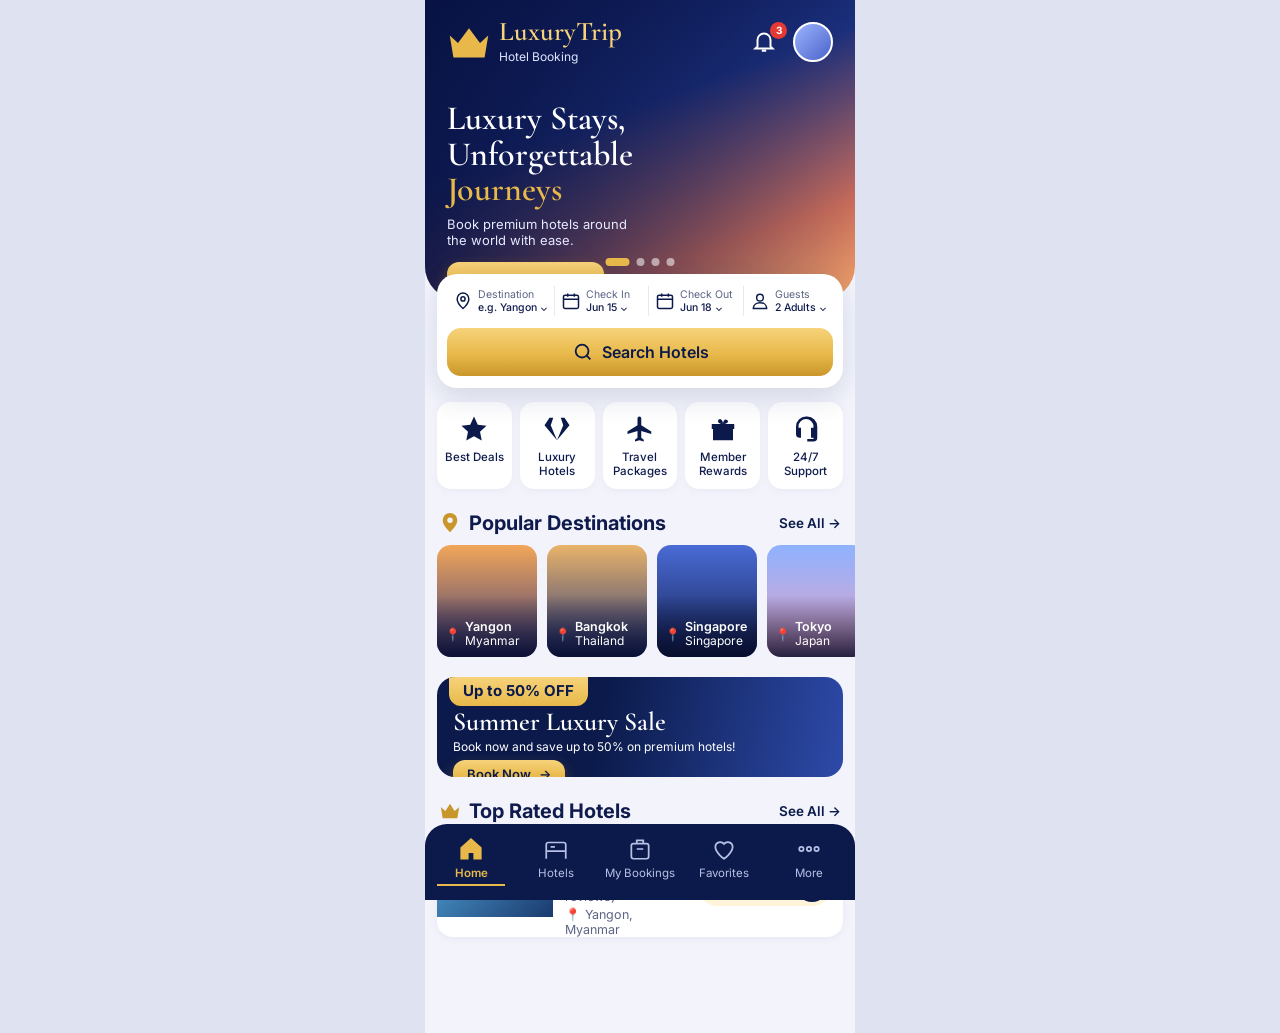
<file: index.html>
<!DOCTYPE html>
<html lang="en">
<head>
<meta charset="UTF-8">
<meta name="viewport" content="width=device-width, initial-scale=1, viewport-fit=cover">
<title>LuxuryTrip – Hotel Booking</title>
<link href="https://fonts.googleapis.com/css2?family=Cormorant+Garamond:wght@500;600;700&family=Inter:wght@400;500;600;700&display=swap" rel="stylesheet">
<style>
:root{
  --navy:#0b1a4a; --navy-2:#13296b; --gold:#e8b94a; --gold-2:#f6d27a; --gold-3:#c9962b;
  --bg:#f3f4fb; --card:#fff; --text:#0f1b4d; --muted:#5b6485;
  /* ====== Replace these with your own image paths ====== */
  --img-hero:none; --img-yangon:none; --img-bangkok:none; --img-singapore:none; --img-tokyo:none; --img-sale:none; --img-hotel:none;
}
*{box-sizing:border-box;margin:0;padding:0}
body{font-family:'Inter',system-ui,sans-serif;background:#dfe2f0;color:var(--text);display:flex;justify-content:center}
.app{width:100%;max-width:430px;min-height:100vh;background:var(--bg);position:relative;padding-bottom:96px;overflow:hidden}
button{font:inherit;border:0;cursor:pointer;background:none;color:inherit}
.serif{font-family:'Cormorant Garamond',Georgia,serif}

/* HERO */
.hero{position:relative;height:300px;padding:calc(env(safe-area-inset-top,0px) + 18px) 22px 0;color:#fff;border-radius:0 0 34px 34px;
  background:var(--img-hero),linear-gradient(160deg,#0a1650 0%,#1b2f7c 40%,#c76b5a 78%,#f0a56a 100%);background-size:cover;background-position:right center}
.hero::before{content:"";position:absolute;inset:0;border-radius:inherit;background:linear-gradient(90deg,rgba(8,18,66,.85) 0%,rgba(8,18,66,.35) 60%,transparent 100%)}
.hero>*{position:relative}
.topbar{display:flex;align-items:center;justify-content:space-between}
.logo{display:flex;align-items:center;gap:8px}
.logo svg{width:44px;height:36px}
.logo b{display:block;font-family:'Cormorant Garamond',serif;font-size:27px;line-height:1;color:var(--gold-2);font-weight:600}
.logo small{font-size:12px;color:#dfe5ff}
.top-right{display:flex;align-items:center;gap:14px}
.bell{position:relative;width:28px;height:28px}
.bell svg{width:26px;height:26px}
.bell i{position:absolute;top:-6px;right:-8px;background:#e53935;color:#fff;font:700 10px/16px Inter;width:17px;height:17px;border-radius:50%;text-align:center}
.avatar{width:40px;height:40px;border-radius:50%;border:2px solid #fff;background:linear-gradient(135deg,#9db4ff,#4a63c9)}
.hero h1{font-family:'Cormorant Garamond',serif;font-weight:600;font-size:34px;line-height:1.05;margin-top:36px;max-width:210px}
.hero h1 span{color:var(--gold)}
.hero p{font-size:13px;margin-top:8px;max-width:190px;color:#e6eaff}
.btn-gold{display:inline-flex;align-items:center;gap:8px;margin-top:14px;padding:10px 18px;border-radius:12px;font-weight:600;font-size:14px;color:var(--navy);
  background:linear-gradient(180deg,var(--gold-2),var(--gold) 60%,var(--gold-3));box-shadow:0 6px 14px rgba(201,150,43,.35)}
.dots{position:absolute;left:50%;bottom:34px;transform:translateX(-50%);display:flex;gap:7px}
.dots i{width:8px;height:8px;border-radius:50%;background:rgba(255,255,255,.55)}
.dots i.on{background:var(--gold);width:24px;border-radius:6px}

/* SEARCH */
.search{position:relative;margin:-26px 12px 0;background:#fff;border-radius:20px;padding:12px 10px 12px;box-shadow:0 10px 28px rgba(20,35,100,.14)}
.fields{display:grid;grid-template-columns:1.15fr 1fr 1fr .95fr;align-items:center}
.f{display:flex;gap:5px;align-items:center;padding:2px 6px;border-right:1px solid #e6e8f2;min-width:0}
.f:last-child{border:0}
.f svg{width:20px;height:20px;flex:none;stroke:var(--navy);fill:none;stroke-width:1.8}
.f small{display:block;font-size:10.5px;color:var(--muted)}
.f b{display:block;font-size:10.5px;font-weight:500;white-space:nowrap}
.f b::after{content:" ⌄";font-size:10px}
.search .btn-search{width:100%;margin-top:12px;padding:13px;border-radius:14px;font-weight:600;font-size:16px;color:var(--navy);display:flex;gap:8px;justify-content:center;align-items:center;
  background:linear-gradient(180deg,var(--gold-2),var(--gold) 55%,var(--gold-3))}

/* QUICK */
.quick{display:grid;grid-template-columns:repeat(5,1fr);gap:8px;margin:14px 12px 0}
.q{background:#fff;border-radius:14px;padding:12px 2px 10px;text-align:center;font-size:11.5px;font-weight:500;line-height:1.25;box-shadow:0 2px 8px rgba(20,35,100,.05)}
.q svg{width:30px;height:30px;display:block;margin:0 auto 6px;fill:var(--navy)}

/* SECTIONS */
.sec{display:flex;align-items:center;justify-content:space-between;margin:22px 14px 10px}
.sec h2{display:flex;align-items:center;gap:8px;font-size:20px;font-weight:700}
.sec h2 svg{width:22px;height:22px;fill:var(--gold-3)}
.sec a{font-size:13.5px;font-weight:600;color:var(--navy);text-decoration:none}
.dest{display:flex;gap:10px;padding:0 12px;overflow-x:auto;scrollbar-width:none}
.dest::-webkit-scrollbar{display:none}
.d{flex:none;width:100px;height:112px;border-radius:14px;position:relative;color:#fff;overflow:hidden;background-size:cover;background-position:center}
.d::after{content:"";position:absolute;inset:0;background:linear-gradient(transparent 45%,rgba(5,10,40,.85))}
.d div{position:absolute;left:8px;bottom:8px;z-index:1;font-size:12.5px;font-weight:600;line-height:1.2;display:flex;gap:4px;align-items:center}
.d small{display:block;font-weight:400;font-size:12px}
.d:nth-child(1){background-image:var(--img-yangon),linear-gradient(180deg,#f2a65a,#3b3a7a)}
.d:nth-child(2){background-image:var(--img-bangkok),linear-gradient(180deg,#e9b36a,#24357a)}
.d:nth-child(3){background-image:var(--img-singapore),linear-gradient(180deg,#4a6bd6,#14214f)}
.d:nth-child(4){background-image:var(--img-tokyo),linear-gradient(180deg,#8fb2ff,#e7a3c4)}

/* SALE */
.sale{position:relative;margin:20px 12px 0;height:100px;border-radius:18px;color:#fff;padding:26px 16px 0;overflow:hidden;
  background:var(--img-sale),linear-gradient(100deg,#0b1a4a 40%,#2d4aa8 100%);background-size:cover}
.sale .tag{position:absolute;left:12px;top:0;background:linear-gradient(180deg,var(--gold-2),var(--gold));color:var(--navy);font-weight:700;font-size:15px;padding:4px 14px 6px;border-radius:0 0 12px 12px}
.sale h3{font-family:'Cormorant Garamond',serif;font-size:26px;font-weight:600;margin-top:6px;line-height:1}
.sale p{font-size:12px;margin-top:4px}
.sale .btn-gold{margin-top:6px;padding:6px 14px;font-size:13px}

/* HOTEL */
.hotel{display:flex;gap:12px;margin:0 12px;background:#fff;border-radius:16px;padding:0 10px 0 0;align-items:center;overflow:hidden;box-shadow:0 2px 10px rgba(20,35,100,.06)}
.hotel .pic{width:116px;height:64px;flex:none;background:var(--img-hotel),linear-gradient(135deg,#4d9ed1,#1a3a6e);background-size:cover}
.hotel .info{flex:1;min-width:0}
.hotel h4{font-size:15px;font-weight:600}
.hotel .r,.hotel .l{font-size:12.5px;color:var(--muted);margin-top:3px}
.hotel .r b{color:var(--text);font-weight:500}
.hotel .r em{color:var(--gold-3);font-style:normal}
.price{display:flex;align-items:center;gap:8px;background:#fff4d9;border-radius:30px;padding:4px 4px 4px 12px;font-size:12px;color:var(--muted)}
.price b{font-size:17px;color:var(--text)}
.price i{width:34px;height:34px;border-radius:50%;background:var(--navy);color:#fff;display:grid;place-items:center;font-style:normal}

/* NAV */
.nav{position:fixed;bottom:0;left:50%;transform:translateX(-50%);width:100%;max-width:430px;background:var(--navy);border-radius:22px 22px 0 0;display:grid;grid-template-columns:repeat(5,1fr);padding:12px 4px calc(env(safe-area-inset-bottom,0px) + 14px)}
.nav a{display:flex;flex-direction:column;align-items:center;gap:4px;font-size:11.5px;color:#b8c0e6;text-decoration:none;padding-bottom:4px}
.nav a svg{width:26px;height:26px;fill:none;stroke:currentColor;stroke-width:1.6}
.nav a.on{color:var(--gold);border-bottom:2px solid var(--gold);margin:0 8px;font-weight:600}
.nav a.on svg{fill:var(--gold)}
@media (prefers-reduced-motion:no-preference){button,.q,.d{transition:transform .15s}button:active,.q:active,.d:active{transform:scale(.97)}}
</style>
</head>
<body>
<div class="app">

  <!-- HERO -->
  <header class="hero">
    <div class="topbar">
      <div class="logo">
        <svg viewBox="0 0 48 38" fill="#e8b94a"><path d="M3 12l9 8 12-16 12 16 9-8-4 24H7z"/></svg>
        <div><b>LuxuryTrip</b><small>Hotel Booking</small></div>
      </div>
      <div class="top-right">
        <div class="bell">
          <svg viewBox="0 0 24 24" fill="none" stroke="#fff" stroke-width="1.8"><path d="M6 17V11a6 6 0 1112 0v6l2 2H4zM10 21h4"/></svg>
          <i>3</i>
        </div>
        <div class="avatar"></div>
      </div>
    </div>
    <h1>Luxury Stays, Unforgettable <span>Journeys</span></h1>
    <p>Book premium hotels around the world with ease.</p>
    <button class="btn-gold">Explore Hotels <span>→</span></button>
    <div class="dots"><i class="on"></i><i></i><i></i><i></i></div>
  </header>

  <!-- SEARCH -->
  <section class="search">
    <div class="fields">
      <div class="f"><svg viewBox="0 0 24 24"><path d="M12 21s7-6.2 7-11.5A7 7 0 005 9.5C5 14.8 12 21 12 21z"/><circle cx="12" cy="9.5" r="2.5"/></svg><div><small>Destination</small><b>e.g. Yangon</b></div></div>
      <div class="f"><svg viewBox="0 0 24 24"><rect x="3" y="5" width="18" height="16" rx="2"/><path d="M3 10h18M8 3v4M16 3v4"/></svg><div><small>Check In</small><b>Jun 15</b></div></div>
      <div class="f"><svg viewBox="0 0 24 24"><rect x="3" y="5" width="18" height="16" rx="2"/><path d="M3 10h18M8 3v4M16 3v4"/></svg><div><small>Check Out</small><b>Jun 18</b></div></div>
      <div class="f"><svg viewBox="0 0 24 24"><circle cx="12" cy="8" r="4"/><path d="M4 21c0-4.4 3.6-7 8-7s8 2.6 8 7z"/></svg><div><small>Guests</small><b>2 Adults</b></div></div>
    </div>
    <button class="btn-search"><svg width="22" height="22" viewBox="0 0 24 24" fill="none" stroke="#0b1a4a" stroke-width="2"><circle cx="11" cy="11" r="7"/><path d="M20 20l-4-4"/></svg>Search Hotels</button>
  </section>

  <!-- QUICK LINKS -->
  <nav class="quick">
    <div class="q"><svg viewBox="0 0 24 24"><path d="M12 2l3 6.5 7 .9-5.2 4.8 1.4 7L12 17.8 5.8 21.2l1.4-7L2 9.4l7-.9z"/></svg>Best Deals</div>
    <div class="q"><svg viewBox="0 0 24 24"><path d="M6 3h12l4 6-10 12L2 9zM2 9h20M9 3l-2 6 5 12 5-12-2-6"  fill-rule="evenodd"/></svg>Luxury Hotels</div>
    <div class="q"><svg viewBox="0 0 24 24"><path d="M21 16v-2l-8-5V3.5a1.5 1.5 0 00-3 0V9l-8 5v2l8-2.5V19l-2 1.5V22l3.5-1 3.5 1v-1.5L13 19v-5.5z"/></svg>Travel Packages</div>
    <div class="q"><svg viewBox="0 0 24 24"><path d="M3 8h18v4H3zM4 12h16v9H4zM12 8v13M12 8C9 8 7 6 8.5 4.5S12 5 12 8c0-3 2-4.5 3.5-3S15 8 12 8z" fill-rule="evenodd"/></svg>Member Rewards</div>
    <div class="q"><svg viewBox="0 0 24 24"><path d="M12 2a8 8 0 00-8 8v6a3 3 0 003 3h1v-8H6v-1a6 6 0 1112 0v1h-2v8h2v1h-5v2h5a3 3 0 003-3V10a8 8 0 00-8-8z"/></svg>24/7 Support</div>
  </nav>

  <!-- POPULAR DESTINATIONS -->
  <div class="sec"><h2><svg viewBox="0 0 24 24"><path d="M12 22s8-7 8-13a8 8 0 00-16 0c0 6 8 13 8 13zm0-10a3 3 0 110-6 3 3 0 010 6z"/></svg>Popular Destinations</h2><a href="#">See All →</a></div>
  <div class="dest">
    <div class="d"><div>📍<span>Yangon<small>Myanmar</small></span></div></div>
    <div class="d"><div>📍<span>Bangkok<small>Thailand</small></span></div></div>
    <div class="d"><div>📍<span>Singapore<small>Singapore</small></span></div></div>
    <div class="d"><div>📍<span>Tokyo<small>Japan</small></span></div></div>
  </div>

  <!-- SALE -->
  <section class="sale">
    <span class="tag">Up to 50% OFF</span>
    <h3>Summer Luxury Sale</h3>
    <p>Book now and save up to 50% on premium hotels!</p>
    <button class="btn-gold">Book Now <span>→</span></button>
  </section>

  <!-- TOP RATED -->
  <div class="sec"><h2><svg viewBox="0 0 24 24"><path d="M2 8l5 4 5-8 5 8 5-4-2 12H4z"/></svg>Top Rated Hotels</h2><a href="#">See All →</a></div>
  <article class="hotel">
    <div class="pic"></div>
    <div class="info">
      <h4>Sule Shangri-La Yangon</h4>
      <div class="r"><em>★</em> <b>4.8</b> (12K reviews)</div>
      <div class="l">📍 Yangon, Myanmar</div>
    </div>
    <div class="price"><span><b>$120</b> / night</span><i>→</i></div>
  </article>

  <!-- BOTTOM NAV -->
  <nav class="nav">
    <a href="#" class="on"><svg viewBox="0 0 24 24"><path d="M3 11l9-8 9 8v10h-6v-6H9v6H3z"/></svg>Home</a>
    <a href="#"><svg viewBox="0 0 24 24"><path d="M3 18V8a2 2 0 012-2h14a2 2 0 012 2v10M3 14h18M3 21v-3M21 21v-3M7 10h4"/></svg>Hotels</a>
    <a href="#"><svg viewBox="0 0 24 24"><rect x="4" y="7" width="16" height="14" rx="2"/><path d="M9 7V4h6v3M9 12h6"/></svg>My Bookings</a>
    <a href="#"><svg viewBox="0 0 24 24"><path d="M12 21s-8-5.5-8-11a4.5 4.5 0 018-2.7A4.5 4.5 0 0120 10c0 5.500-8 11-8 11z"/></svg>Favorites</a>
    <a href="#"><svg viewBox="0 0 24 24" fill="currentColor" stroke="none"><circle cx="5" cy="12" r="2"/><circle cx="12" cy="12" r="2"/><circle cx="19" cy="12" r="2"/></svg>More</a>
  </nav>
</div>
</body>
</html>
</file>
